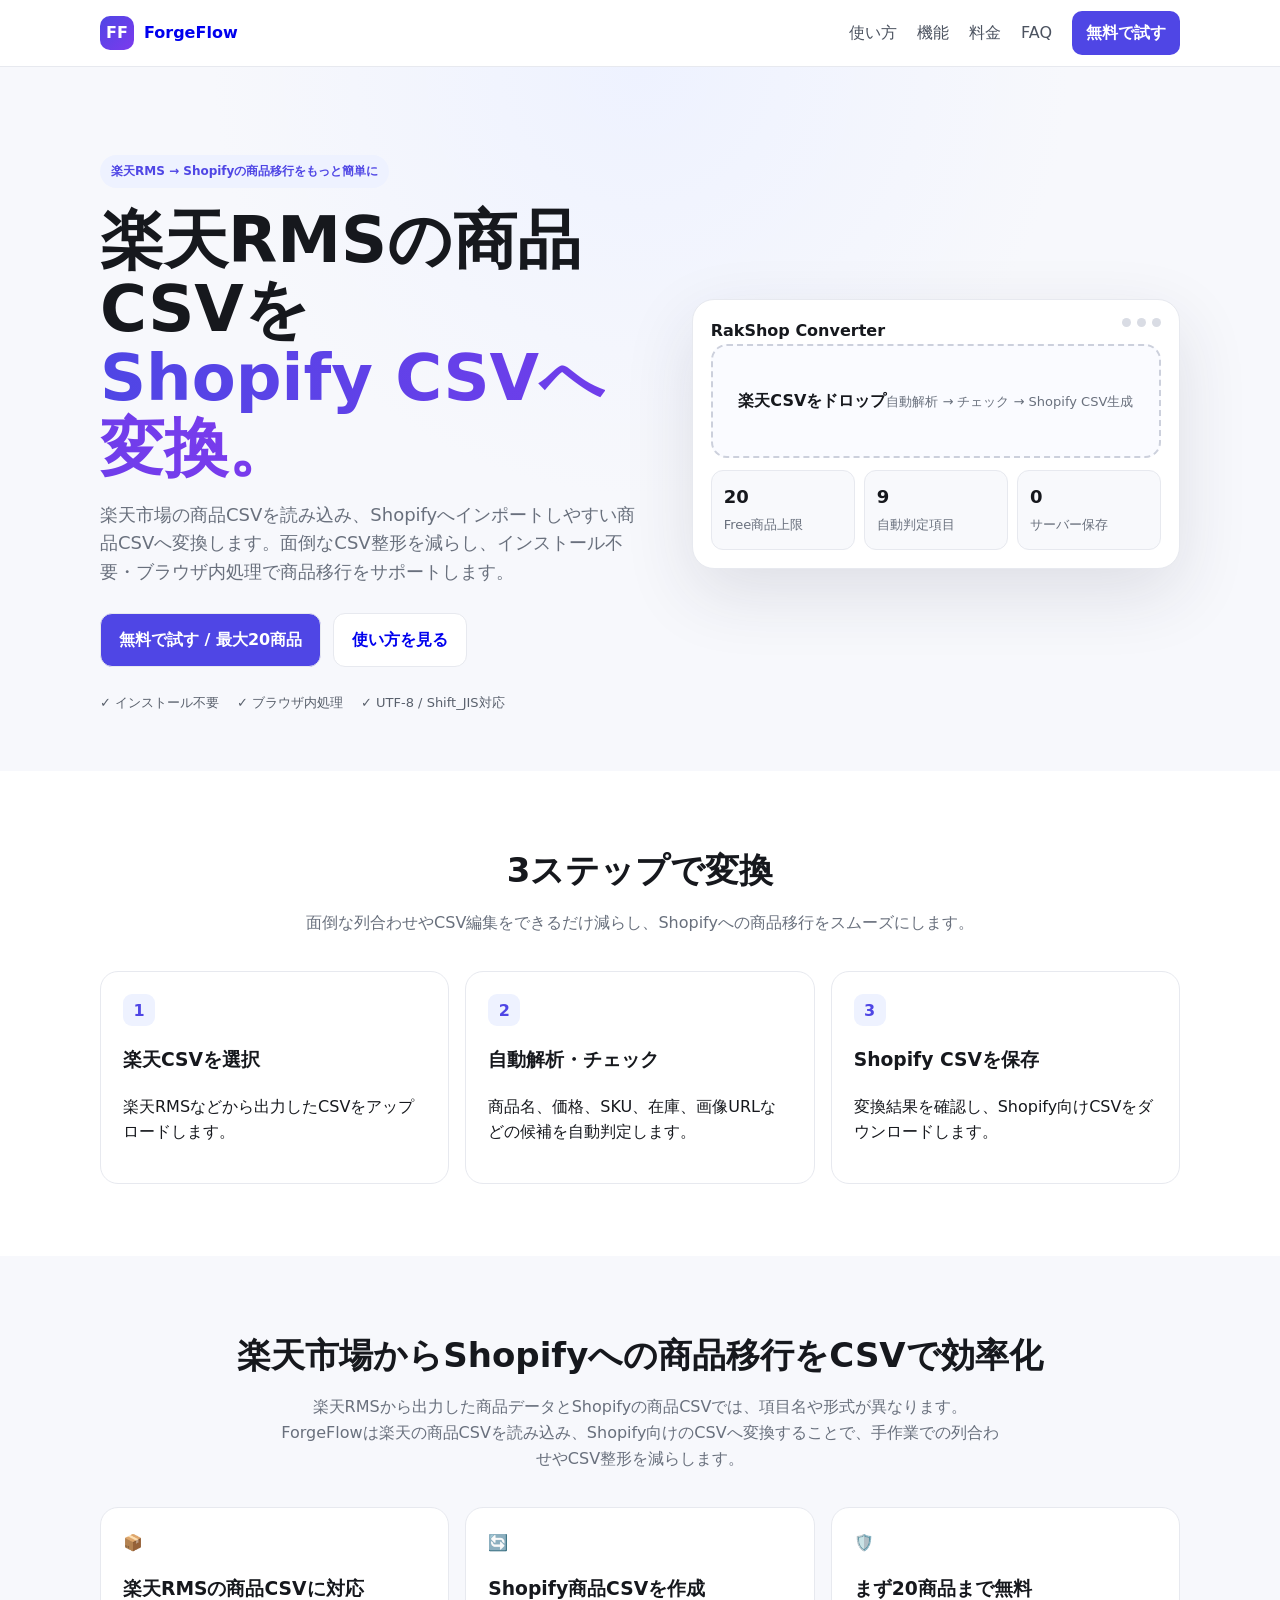
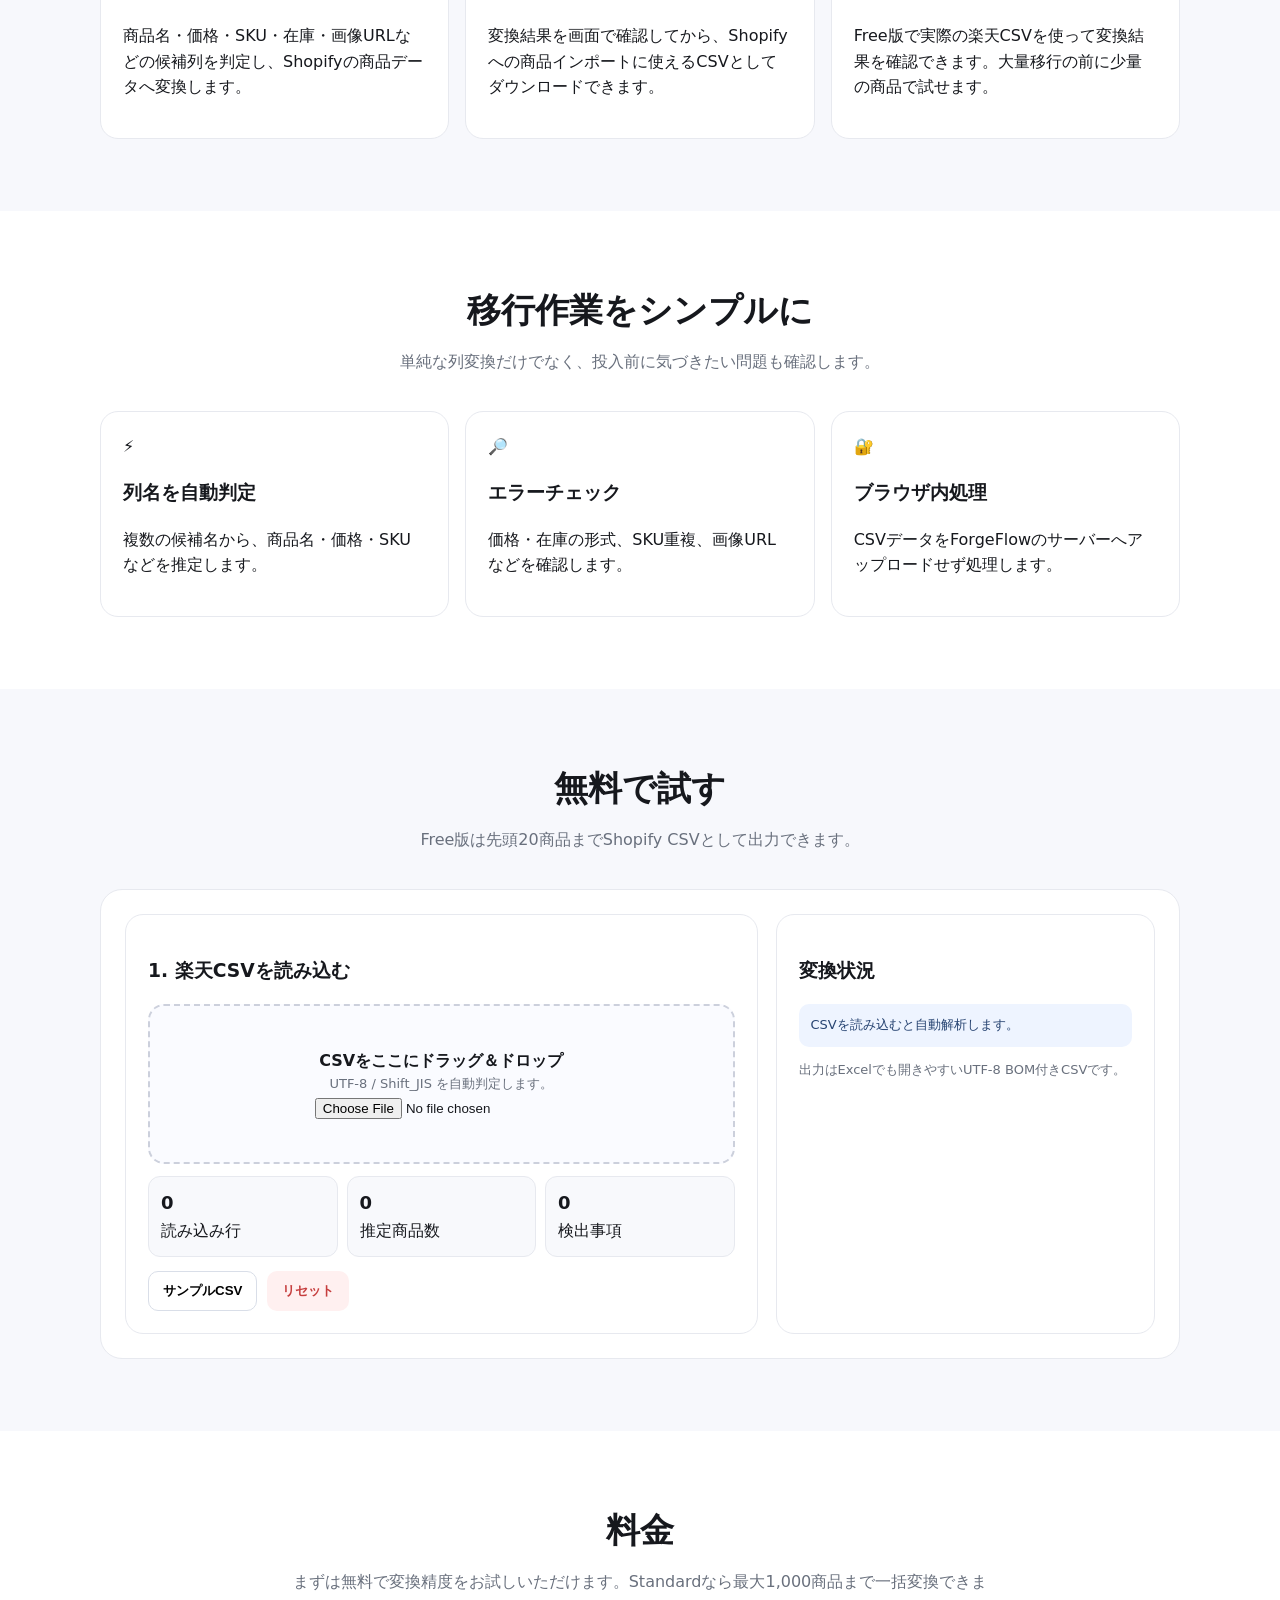
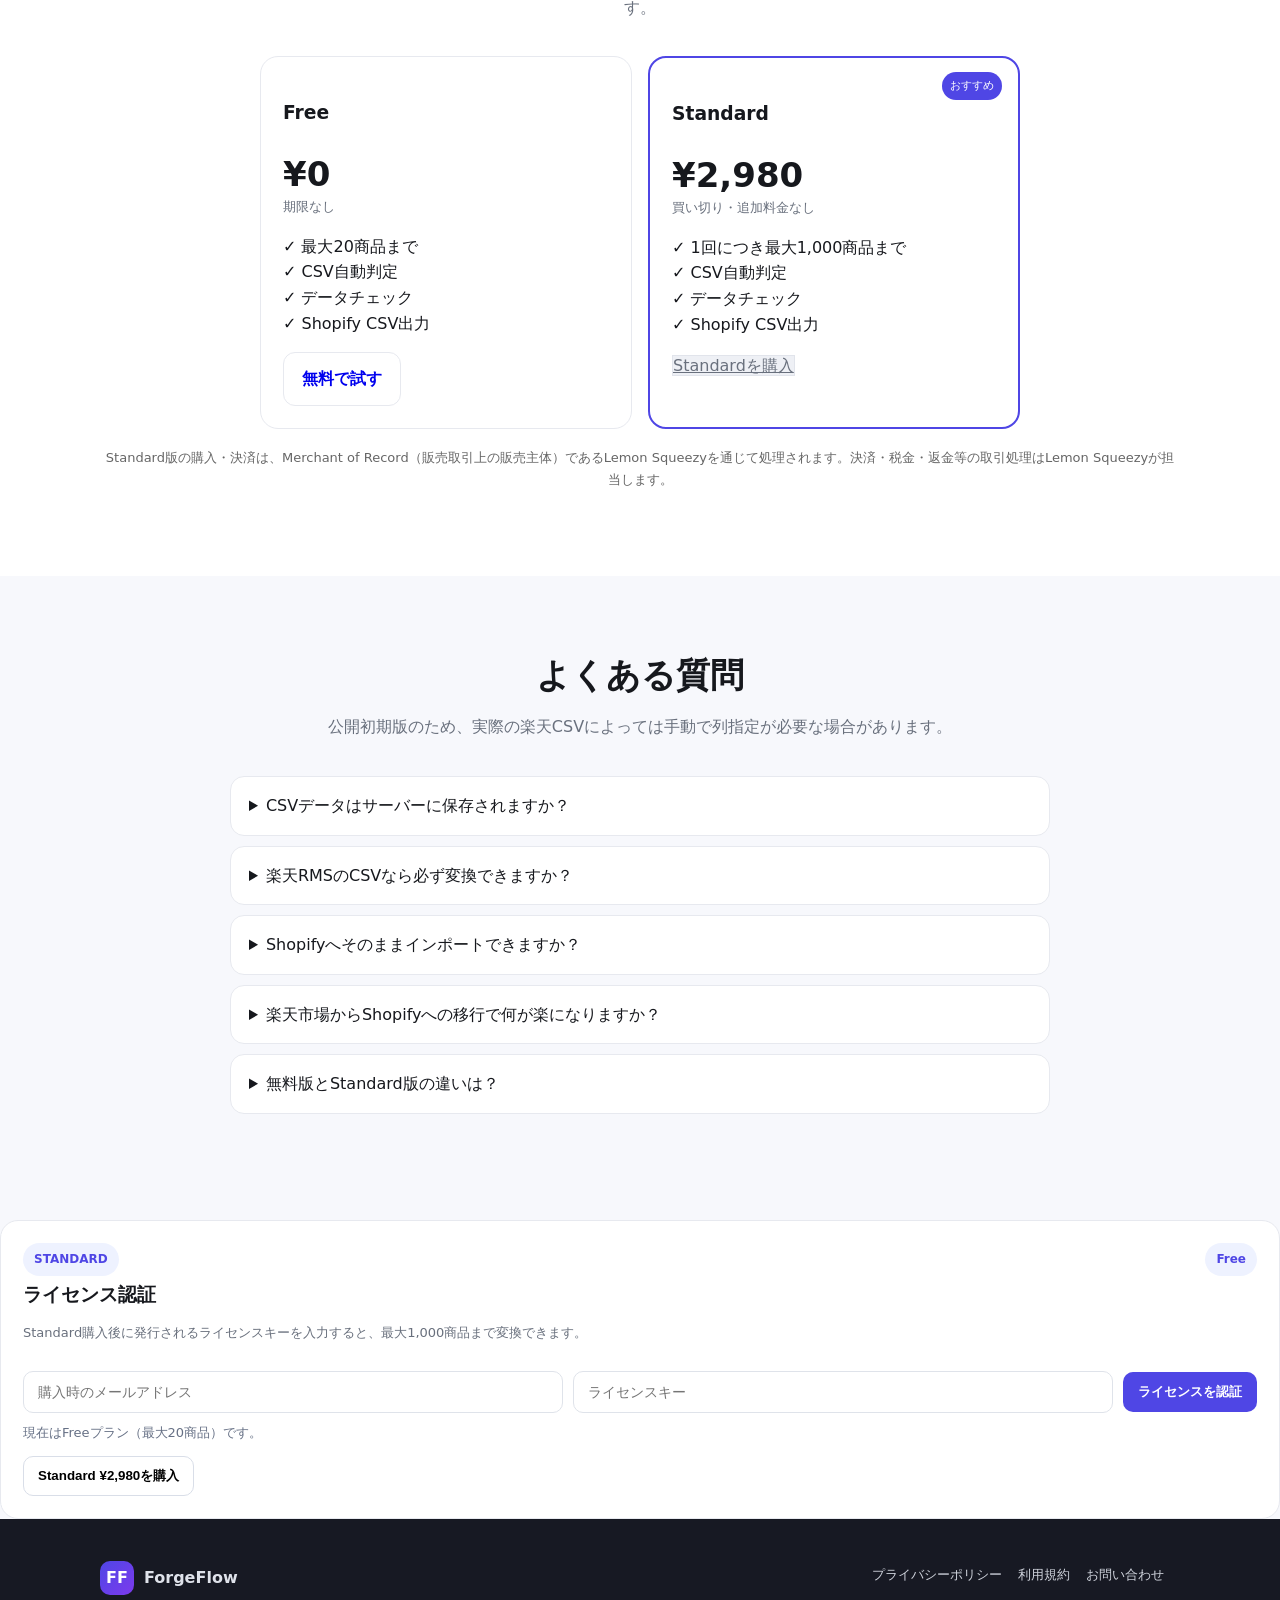
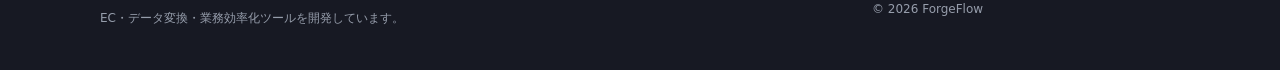
<file: index.html>
<!doctype html>
<html lang="ja">
<head>
  <!-- Google tag (gtag.js) -->
  <script async src="https://www.googletagmanager.com/gtag/js?id=G-BM155CWDQR"></script>
  <script>
    window.dataLayer = window.dataLayer || [];
    function gtag(){dataLayer.push(arguments);}
    gtag('js', new Date());
    gtag('config', 'G-BM155CWDQR');
  </script>
  <meta charset="utf-8">
  <meta name="viewport" content="width=device-width,initial-scale=1">
  <title>楽天RMSの商品CSVをShopify CSVへ変換 | ForgeFlow</title>
  <!-- ForgeFlow RakShop Converter v3.9.2 SEO -->
  <meta name="description" content="楽天RMSの商品CSVをShopify商品CSVへ変換。楽天市場からShopifyへの商品移行に必要なCSV整形をブラウザ上で簡単に。インストール不要、最大20商品まで無料で試せます。">
  <meta name="robots" content="index,follow">
  <link rel="canonical" href="https://forgeflowtools.com/">
  <meta property="og:type" content="website">
  <meta property="og:title" content="楽天RMSの商品CSVをShopify CSVへ変換 | ForgeFlow">
  <meta property="og:description" content="楽天市場の商品CSVをShopify向けCSVへ。ブラウザ内で変換でき、最大20商品まで無料で試せます。">
  <meta property="og:url" content="https://forgeflowtools.com/">
  <link rel="stylesheet" href="css/style.css">
</head>
<body>
<nav class="nav">
  <div class="container navin">
    <a class="logo" href="#"><span class="logoMark">FF</span><span>ForgeFlow</span></a>
    <div class="navlinks">
      <a href="#how">使い方</a><a href="#features">機能</a><a href="#pricing">料金</a><a href="#faq">FAQ</a>
      <a class="navCta" href="#converter">無料で試す</a>
    </div>
  </div>
</nav>

<header class="hero">
  <div class="container heroGrid">
    <div>
      <span class="eyebrow">楽天RMS → Shopifyの商品移行をもっと簡単に</span>
      <h1>楽天RMSの商品CSVを<br><span class="grad">Shopify CSVへ変換。</span></h1>
      <p>楽天市場の商品CSVを読み込み、Shopifyへインポートしやすい商品CSVへ変換します。面倒なCSV整形を減らし、インストール不要・ブラウザ内処理で商品移行をサポートします。</p>
      <div class="ctas">
        <a class="btn btnPrimary" href="#converter">無料で試す / 最大20商品</a>
        <a class="btn btnSecondary" href="#how">使い方を見る</a>
      </div>
      <div class="trust"><span>✓ インストール不要</span><span>✓ ブラウザ内処理</span><span>✓ UTF-8 / Shift_JIS対応</span></div>
    </div>
    <div class="heroCard">
      <div class="heroCardTop"><b>RakShop Converter</b><div class="dotset"><span class="dot"></span><span class="dot"></span><span class="dot"></span></div></div>
      <div class="fakeDrop"><b>楽天CSVをドロップ</b><span class="sub">自動解析 → チェック → Shopify CSV生成</span></div>
      <div class="miniStat"><div class="mini"><strong>20</strong><span class="sub">Free商品上限</span></div><div class="mini"><strong>9</strong><span class="sub">自動判定項目</span></div><div class="mini"><strong>0</strong><span class="sub">サーバー保存</span></div></div>
    </div>
  </div>
</header>

<section class="section alt" id="how">
  <div class="container">
    <div class="center"><h2>3ステップで変換</h2><p class="lead">面倒な列合わせやCSV編集をできるだけ減らし、Shopifyへの商品移行をスムーズにします。</p></div>
    <div class="steps">
      <div class="step"><span class="num">1</span><h3>楽天CSVを選択</h3><p>楽天RMSなどから出力したCSVをアップロードします。</p></div>
      <div class="step"><span class="num">2</span><h3>自動解析・チェック</h3><p>商品名、価格、SKU、在庫、画像URLなどの候補を自動判定します。</p></div>
      <div class="step"><span class="num">3</span><h3>Shopify CSVを保存</h3><p>変換結果を確認し、Shopify向けCSVをダウンロードします。</p></div>
    </div>
  </div>
</section>

<section class="section" id="migration">
  <div class="container">
    <div class="center"><h2>楽天市場からShopifyへの商品移行をCSVで効率化</h2><p class="lead">楽天RMSから出力した商品データとShopifyの商品CSVでは、項目名や形式が異なります。ForgeFlowは楽天の商品CSVを読み込み、Shopify向けのCSVへ変換することで、手作業での列合わせやCSV整形を減らします。</p></div>
    <div class="features">
      <div class="feature"><span class="icon">📦</span><h3>楽天RMSの商品CSVに対応</h3><p>商品名・価格・SKU・在庫・画像URLなどの候補列を判定し、Shopifyの商品データへ変換します。</p></div>
      <div class="feature"><span class="icon">🔄</span><h3>Shopify商品CSVを作成</h3><p>変換結果を画面で確認してから、Shopifyへの商品インポートに使えるCSVとしてダウンロードできます。</p></div>
      <div class="feature"><span class="icon">🛡️</span><h3>まず20商品まで無料</h3><p>Free版で実際の楽天CSVを使って変換結果を確認できます。大量移行の前に少量の商品で試せます。</p></div>
    </div>
  </div>
</section>

<section class="section alt" id="features">
  <div class="container">
    <div class="center"><h2>移行作業をシンプルに</h2><p class="lead">単純な列変換だけでなく、投入前に気づきたい問題も確認します。</p></div>
    <div class="features">
      <div class="feature"><span class="icon">⚡</span><h3>列名を自動判定</h3><p>複数の候補名から、商品名・価格・SKUなどを推定します。</p></div>
      <div class="feature"><span class="icon">🔎</span><h3>エラーチェック</h3><p>価格・在庫の形式、SKU重複、画像URLなどを確認します。</p></div>
      <div class="feature"><span class="icon">🔐</span><h3>ブラウザ内処理</h3><p>CSVデータをForgeFlowのサーバーへアップロードせず処理します。</p></div>
    </div>
  </div>
</section>

<section class="section" id="converter">
  <div class="container">
    <div class="center"><h2>無料で試す</h2><p class="lead">Free版は先頭20商品までShopify CSVとして出力できます。</p></div>
    <div class="toolWrap">
      <div class="toolGrid">
        <section class="card">
          <h3>1. 楽天CSVを読み込む</h3>
          <div id="drop" class="drop">
            <strong>CSVをここにドラッグ＆ドロップ</strong>
            <div class="sub">UTF-8 / Shift_JIS を自動判定します。</div>
            <input id="file" type="file" accept=".csv,text/csv">
          </div>
          <div id="fileInfo" class="notice info hidden"></div>
          <div id="progressWrap" class="progressWrap hidden">
            <div class="progressHead"><span id="progressLabel">解析中...</span><span id="progressValue">0%</span></div>
            <div class="progressTrack"><div id="progressBar" class="progressBar"></div></div>
          </div>
          <div class="stats">
            <div class="stat"><b id="rowCount">0</b><span>読み込み行</span></div>
            <div class="stat"><b id="productCount">0</b><span>推定商品数</span></div>
            <div class="stat"><b id="issueCount">0</b><span>検出事項</span></div>
          </div>
          <div class="row" style="margin-top:14px">
            <button id="sampleBtn" class="secondary">サンプルCSV</button>
            <button id="resetBtn" class="danger">リセット</button>
          </div>
        </section>

        <aside class="card">
          <h3>変換状況</h3>
          <div id="status" class="notice info">CSVを読み込むと自動解析します。</div>
          
          <p class="sub">出力はExcelでも開きやすいUTF-8 BOM付きCSVです。</p>
        </aside>
      </div>

      <section id="mappingCard" class="card hidden" style="margin-top:18px">
        <h3>2. 列の対応を確認</h3>
        <p class="sub">自動判定が違う場合だけ変更してください。</p>
        <div id="mapping" class="mapping"></div>
      </section>

      <section id="issuesCard" class="card hidden" style="margin-top:18px">
        <h3>3. データチェック</h3>
        <div id="issues"></div>
      </section>

      
      <section id="reviewCard" class="card hidden" style="margin-top:18px">
        <h3>4. Shopify CSVを確認</h3>
        <p class="sub">データチェックを通過しました。Shopify向けCSVのプレビューを作成して内容を確認できます。</p>
        <div class="row" style="margin-top:14px">
          <button id="reviewBtn" class="primary">Shopify CSVプレビューを作成</button>
        </div>
      </section>

      <section id="previewCard" class="card hidden" style="margin-top:18px">
        <div class="previewHead">
          <div>
            <h3>5. Shopify CSVプレビュー</h3>
            <p class="sub">先頭30行まで表示します。横スクロールして内容を確認してください。</p>
          </div>
          <span id="previewCount" class="previewBadge">0 行</span>
        </div>
        <div class="scroll"><table id="preview"></table></div>
        <div class="row" style="margin-top:14px">
          <button id="downloadBtn" class="primary">Shopify CSVをダウンロード</button>
        </div>
      </section>
    </div>
  </div>
</section>

<section class="section alt" id="pricing">
  <div class="container">
    <div class="center"><h2>料金</h2><p class="lead">まずは無料で変換精度をお試しいただけます。Standardなら最大1,000商品まで一括変換できます。</p></div>
    <div class="pricing">
      <div class="priceCard"><h3>Free</h3><div class="price">¥0</div><div class="priceNote">期限なし</div><ul class="checks"><li>✓ 最大20商品まで</li><li>✓ CSV自動判定</li><li>✓ データチェック</li><li>✓ Shopify CSV出力</li></ul><a class="btn btnSecondary" href="#converter">無料で試す</a></div>
      <div class="priceCard reco"><span class="ribbon">おすすめ</span><h3>Standard</h3><div class="price">¥2,980</div><div class="priceNote">買い切り・追加料金なし</div><ul class="checks"><li>✓ 1回につき最大1,000商品まで</li><li>✓ CSV自動判定</li><li>✓ データチェック</li><li>✓ Shopify CSV出力</li></ul><a id="pricingBuyStandardBtn" class="upgradeBtn" href="#licenseCard">Standardを購入</a></div>
    </div>
    <p style="margin-top:18px;text-align:center;font-size:13px;color:#666;line-height:1.7">Standard版の購入・決済は、Merchant of Record（販売取引上の販売主体）であるLemon Squeezyを通じて処理されます。決済・税金・返金等の取引処理はLemon Squeezyが担当します。</p>
  </div>
</section>

<section class="section" id="faq">
  <div class="container">
    <div class="center"><h2>よくある質問</h2><p class="lead">公開初期版のため、実際の楽天CSVによっては手動で列指定が必要な場合があります。</p></div>
    <div class="faq">
      <details><summary>CSVデータはサーバーに保存されますか？</summary><p>このバージョンでは変換処理をブラウザ内で行うため、商品CSVをForgeFlowのサーバーへ送信・保存しません。</p></details>
      <details><summary>楽天RMSのCSVなら必ず変換できますか？</summary><p>楽天側の出力形式や店舗設定により列構成が異なる場合があります。自動判定が合わない場合は、画面上で列の対応を変更できます。</p></details>
      <details><summary>Shopifyへそのままインポートできますか？</summary><p>Shopify側の仕様変更やデータ内容によって追加修正が必要になる場合があります。本番商品を大量投入する前に少量でテストしてください。</p></details>
      <details><summary>楽天市場からShopifyへの移行で何が楽になりますか？</summary><p>楽天RMSの商品CSVをShopify向けの商品CSVへ整形する作業を自動化します。商品名・価格・SKU・在庫・画像URLなどの列を判定し、手作業でのコピーや列合わせを減らせます。</p></details>
      <details><summary>無料版とStandard版の違いは？</summary><p>Free版は1回につき最大20商品、Standard版は1回につき最大1,000商品まで変換できます。Standard版は¥2,980の買い切りです。</p></details>
    </div>
  </div>
</section>


<section id="licenseCard" class="card license-card">
  <div class="license-head">
    <div>
      <span class="eyebrow">STANDARD</span>
      <h3>ライセンス認証</h3>
      <p class="sub">Standard購入後に発行されるライセンスキーを入力すると、最大1,000商品まで変換できます。</p>
    </div>
    <span id="planBadge" class="plan-badge free">Free</span>
  </div>

  <div id="licenseFreeState">
    <div class="license-row">
      <input id="licenseEmailInput" type="email" autocomplete="email" placeholder="購入時のメールアドレス">
      <input id="licenseKeyInput" type="text" autocomplete="off" placeholder="ライセンスキー">
      <button id="activateLicenseBtn" class="primary" type="button">ライセンスを認証</button>
    </div>
    <p id="licenseMessage" class="license-message">現在はFreeプラン（最大20商品）です。</p>
    <button id="buyStandardBtn" class="secondary" type="button">Standard ¥2,980を購入</button>
  </div>

  <div id="licenseStandardState" class="hidden">
    <div class="notice ok">
      Standardが有効です。1回につき最大1,000商品まで変換できます。
    </div>
    <button id="deactivateLicenseBtn" class="secondary" type="button">この端末の認証を解除</button>
  </div>
</section>

<footer>
  <div class="container footerGrid">
    <div><div class="logo"><span class="logoMark">FF</span><span>ForgeFlow</span></div><div class="small">EC・データ変換・業務効率化ツールを開発しています。</div></div>
    <div><a href="/privacy.html">プライバシーポリシー</a><a href="/terms.html">利用規約</a><a href="mailto:forgeflow.dev@gmail.com">お問い合わせ</a><div class="small">© 2026 ForgeFlow</div></div>
  </div>
</footer>

<script src="js/parser.js"></script>
<script src="js/converter.js"></script>
<script src="js/ui.js"></script>
<script src="js/config.js"></script>
<script src="js/license.js"></script>
<script src="js/app.js"></script>
</body>
</html>
</file>
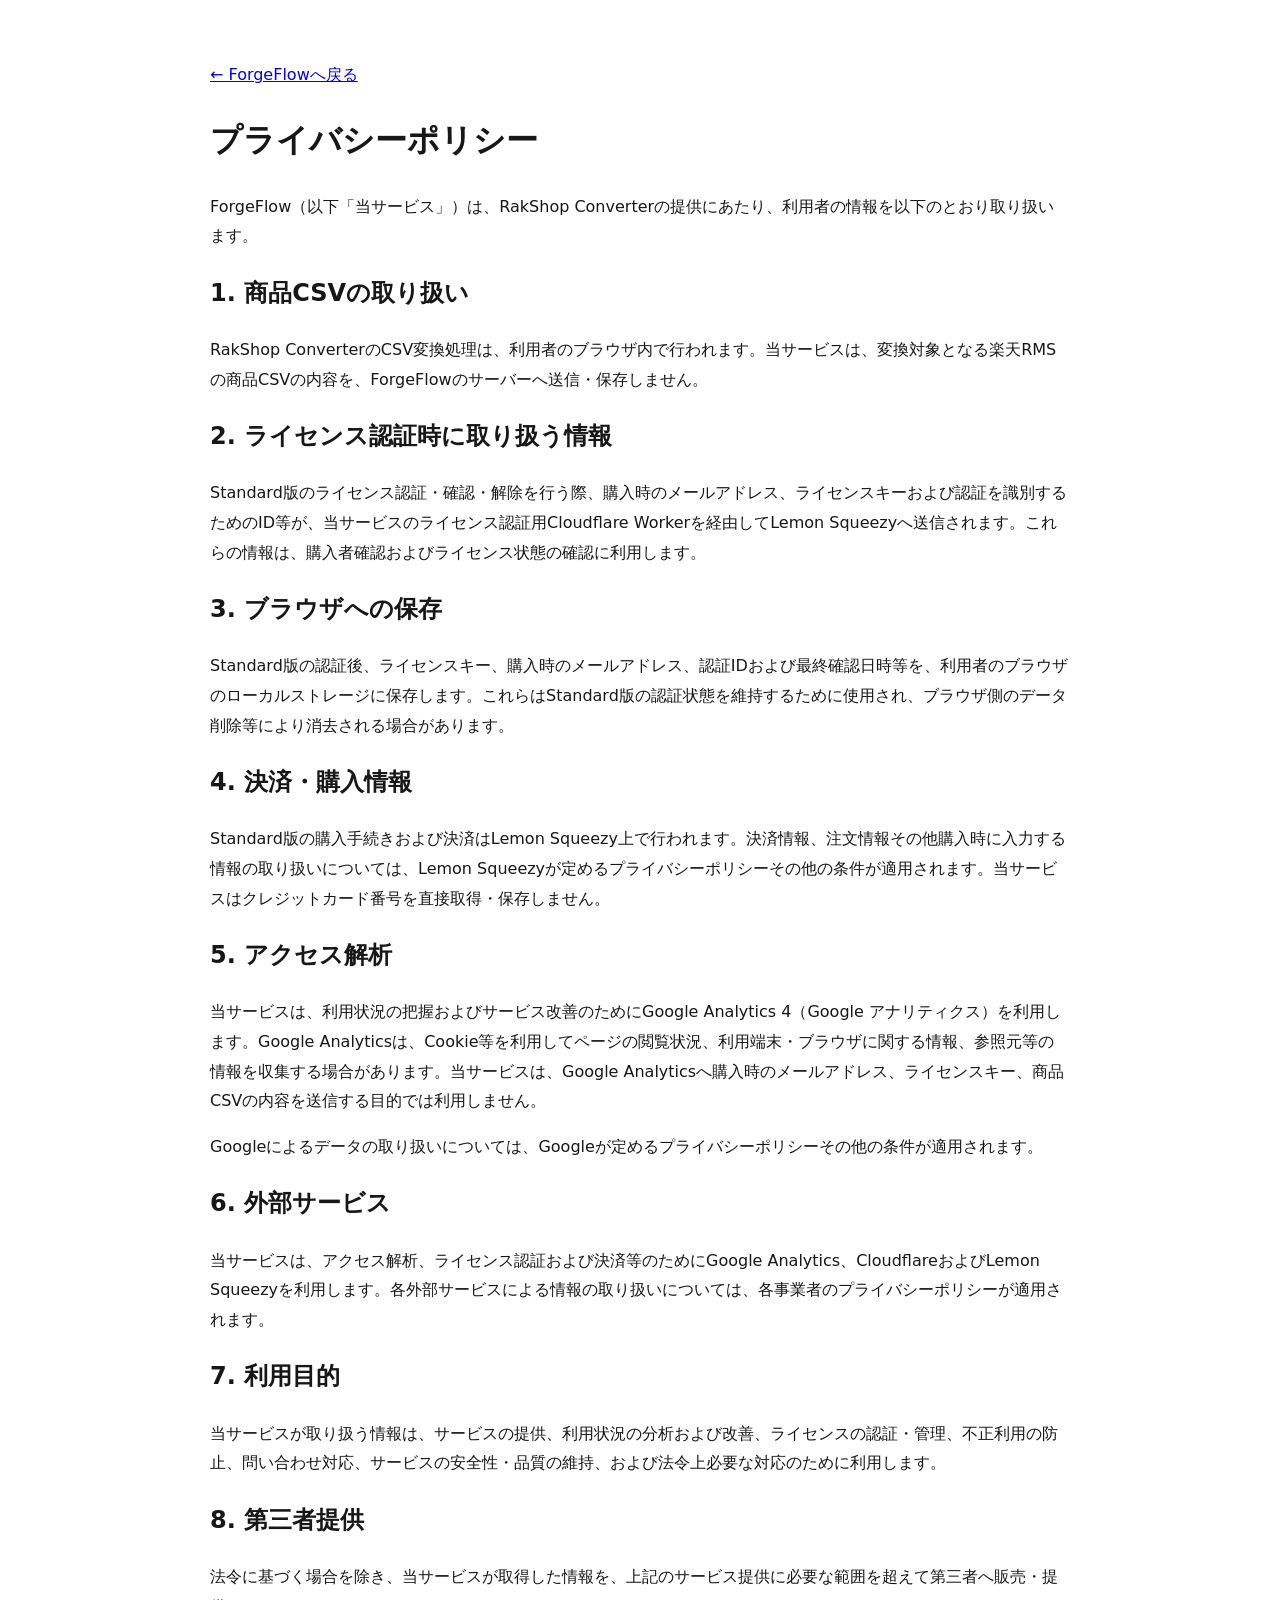
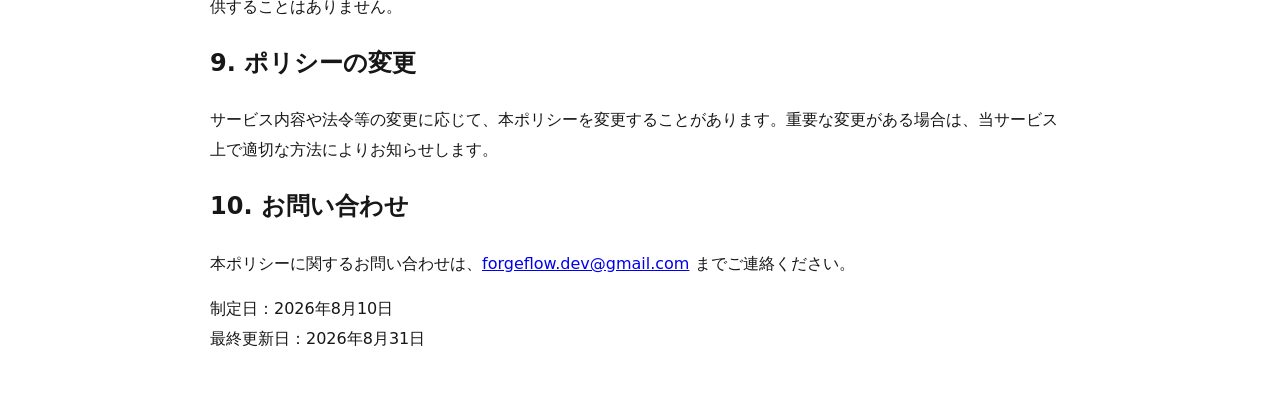
<file: privacy.html>
<!doctype html>
<html lang="ja">
<head>
  <!-- Google tag (gtag.js) -->
  <script async src="https://www.googletagmanager.com/gtag/js?id=G-BM155CWDQR"></script>
  <script>
    window.dataLayer = window.dataLayer || [];
    function gtag(){dataLayer.push(arguments);}
    gtag('js', new Date());
    gtag('config', 'G-BM155CWDQR');
  </script>
  <meta charset="utf-8">
  <meta name="viewport" content="width=device-width,initial-scale=1">
  <title>プライバシーポリシー | ForgeFlow</title>
</head>
<body style="font-family:system-ui,-apple-system,BlinkMacSystemFont,'Segoe UI',sans-serif;max-width:860px;margin:60px auto;padding:0 20px;line-height:1.85;color:#171717">
  <a href="/">← ForgeFlowへ戻る</a>
  <h1>プライバシーポリシー</h1>
  <p>ForgeFlow（以下「当サービス」）は、RakShop Converterの提供にあたり、利用者の情報を以下のとおり取り扱います。</p>

  <h2>1. 商品CSVの取り扱い</h2>
  <p>RakShop ConverterのCSV変換処理は、利用者のブラウザ内で行われます。当サービスは、変換対象となる楽天RMSの商品CSVの内容を、ForgeFlowのサーバーへ送信・保存しません。</p>

  <h2>2. ライセンス認証時に取り扱う情報</h2>
  <p>Standard版のライセンス認証・確認・解除を行う際、購入時のメールアドレス、ライセンスキーおよび認証を識別するためのID等が、当サービスのライセンス認証用Cloudflare Workerを経由してLemon Squeezyへ送信されます。これらの情報は、購入者確認およびライセンス状態の確認に利用します。</p>

  <h2>3. ブラウザへの保存</h2>
  <p>Standard版の認証後、ライセンスキー、購入時のメールアドレス、認証IDおよび最終確認日時等を、利用者のブラウザのローカルストレージに保存します。これらはStandard版の認証状態を維持するために使用され、ブラウザ側のデータ削除等により消去される場合があります。</p>

  <h2>4. 決済・購入情報</h2>
  <p>Standard版の購入手続きおよび決済はLemon Squeezy上で行われます。決済情報、注文情報その他購入時に入力する情報の取り扱いについては、Lemon Squeezyが定めるプライバシーポリシーその他の条件が適用されます。当サービスはクレジットカード番号を直接取得・保存しません。</p>

  <h2>5. アクセス解析</h2>
  <p>当サービスは、利用状況の把握およびサービス改善のためにGoogle Analytics 4（Google アナリティクス）を利用します。Google Analyticsは、Cookie等を利用してページの閲覧状況、利用端末・ブラウザに関する情報、参照元等の情報を収集する場合があります。当サービスは、Google Analyticsへ購入時のメールアドレス、ライセンスキー、商品CSVの内容を送信する目的では利用しません。</p>
  <p>Googleによるデータの取り扱いについては、Googleが定めるプライバシーポリシーその他の条件が適用されます。</p>

  <h2>6. 外部サービス</h2>
  <p>当サービスは、アクセス解析、ライセンス認証および決済等のためにGoogle Analytics、CloudflareおよびLemon Squeezyを利用します。各外部サービスによる情報の取り扱いについては、各事業者のプライバシーポリシーが適用されます。</p>

  <h2>7. 利用目的</h2>
  <p>当サービスが取り扱う情報は、サービスの提供、利用状況の分析および改善、ライセンスの認証・管理、不正利用の防止、問い合わせ対応、サービスの安全性・品質の維持、および法令上必要な対応のために利用します。</p>

  <h2>8. 第三者提供</h2>
  <p>法令に基づく場合を除き、当サービスが取得した情報を、上記のサービス提供に必要な範囲を超えて第三者へ販売・提供することはありません。</p>

  <h2>9. ポリシーの変更</h2>
  <p>サービス内容や法令等の変更に応じて、本ポリシーを変更することがあります。重要な変更がある場合は、当サービス上で適切な方法によりお知らせします。</p>

  <h2>10. お問い合わせ</h2>
  <p>本ポリシーに関するお問い合わせは、<a href="mailto:forgeflow.dev@gmail.com">forgeflow.dev@gmail.com</a> までご連絡ください。</p>

  <p>制定日：2026年8月10日<br>最終更新日：2026年8月31日</p>
</body>
</html>
</file>
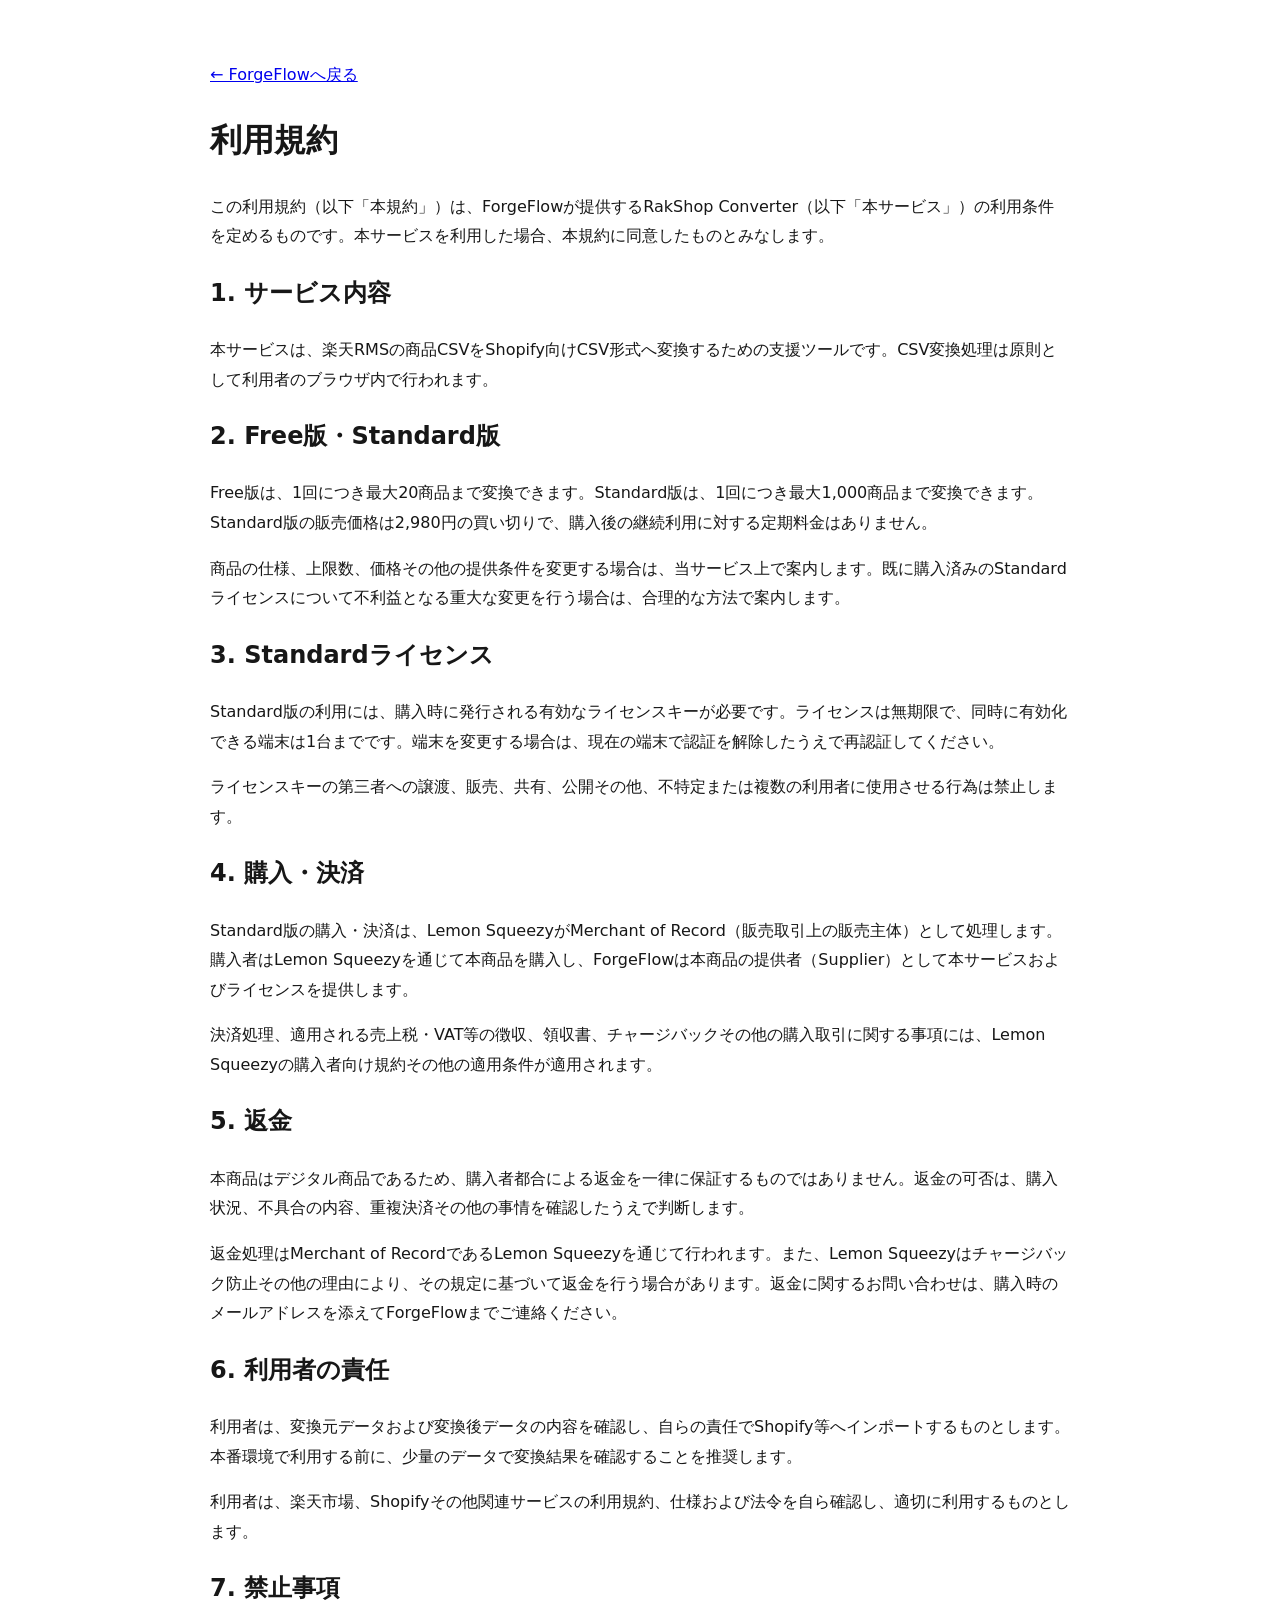
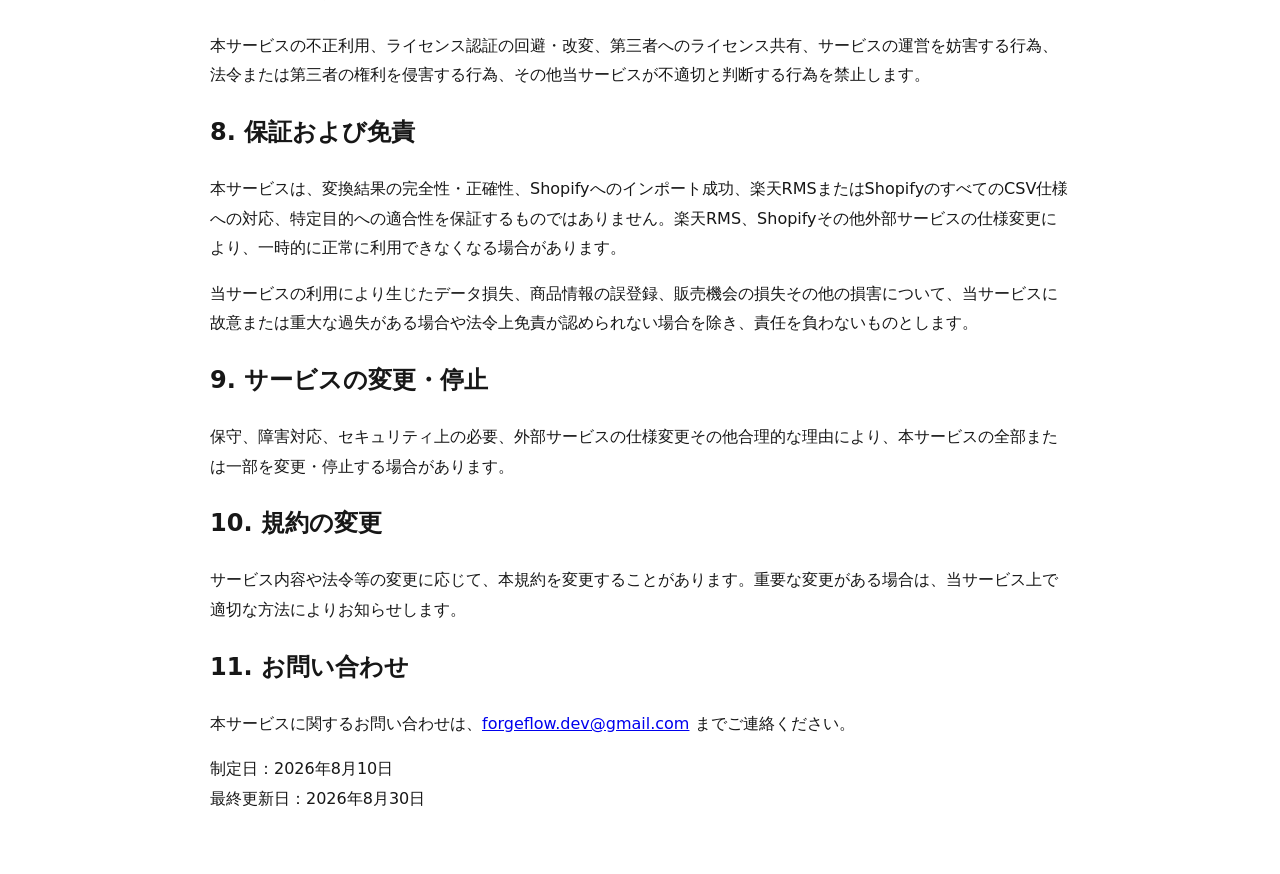
<file: terms.html>
<!doctype html>
<html lang="ja">
<head>
  <!-- Google tag (gtag.js) -->
  <script async src="https://www.googletagmanager.com/gtag/js?id=G-BM155CWDQR"></script>
  <script>
    window.dataLayer = window.dataLayer || [];
    function gtag(){dataLayer.push(arguments);}
    gtag('js', new Date());
    gtag('config', 'G-BM155CWDQR');
  </script>
  <meta charset="utf-8">
  <meta name="viewport" content="width=device-width,initial-scale=1">
  <title>利用規約 | ForgeFlow</title>
</head>
<body style="font-family:system-ui,-apple-system,BlinkMacSystemFont,'Segoe UI',sans-serif;max-width:860px;margin:60px auto;padding:0 20px;line-height:1.85;color:#171717">
  <a href="/">← ForgeFlowへ戻る</a>
  <h1>利用規約</h1>
  <p>この利用規約（以下「本規約」）は、ForgeFlowが提供するRakShop Converter（以下「本サービス」）の利用条件を定めるものです。本サービスを利用した場合、本規約に同意したものとみなします。</p>

  <h2>1. サービス内容</h2>
  <p>本サービスは、楽天RMSの商品CSVをShopify向けCSV形式へ変換するための支援ツールです。CSV変換処理は原則として利用者のブラウザ内で行われます。</p>

  <h2>2. Free版・Standard版</h2>
  <p>Free版は、1回につき最大20商品まで変換できます。Standard版は、1回につき最大1,000商品まで変換できます。Standard版の販売価格は2,980円の買い切りで、購入後の継続利用に対する定期料金はありません。</p>
  <p>商品の仕様、上限数、価格その他の提供条件を変更する場合は、当サービス上で案内します。既に購入済みのStandardライセンスについて不利益となる重大な変更を行う場合は、合理的な方法で案内します。</p>

  <h2>3. Standardライセンス</h2>
  <p>Standard版の利用には、購入時に発行される有効なライセンスキーが必要です。ライセンスは無期限で、同時に有効化できる端末は1台までです。端末を変更する場合は、現在の端末で認証を解除したうえで再認証してください。</p>
  <p>ライセンスキーの第三者への譲渡、販売、共有、公開その他、不特定または複数の利用者に使用させる行為は禁止します。</p>

  <h2>4. 購入・決済</h2>
  <p>Standard版の購入・決済は、Lemon SqueezyがMerchant of Record（販売取引上の販売主体）として処理します。購入者はLemon Squeezyを通じて本商品を購入し、ForgeFlowは本商品の提供者（Supplier）として本サービスおよびライセンスを提供します。</p>
  <p>決済処理、適用される売上税・VAT等の徴収、領収書、チャージバックその他の購入取引に関する事項には、Lemon Squeezyの購入者向け規約その他の適用条件が適用されます。</p>

  <h2>5. 返金</h2>
  <p>本商品はデジタル商品であるため、購入者都合による返金を一律に保証するものではありません。返金の可否は、購入状況、不具合の内容、重複決済その他の事情を確認したうえで判断します。</p>
  <p>返金処理はMerchant of RecordであるLemon Squeezyを通じて行われます。また、Lemon Squeezyはチャージバック防止その他の理由により、その規定に基づいて返金を行う場合があります。返金に関するお問い合わせは、購入時のメールアドレスを添えてForgeFlowまでご連絡ください。</p>

  <h2>6. 利用者の責任</h2>
  <p>利用者は、変換元データおよび変換後データの内容を確認し、自らの責任でShopify等へインポートするものとします。本番環境で利用する前に、少量のデータで変換結果を確認することを推奨します。</p>
  <p>利用者は、楽天市場、Shopifyその他関連サービスの利用規約、仕様および法令を自ら確認し、適切に利用するものとします。</p>

  <h2>7. 禁止事項</h2>
  <p>本サービスの不正利用、ライセンス認証の回避・改変、第三者へのライセンス共有、サービスの運営を妨害する行為、法令または第三者の権利を侵害する行為、その他当サービスが不適切と判断する行為を禁止します。</p>

  <h2>8. 保証および免責</h2>
  <p>本サービスは、変換結果の完全性・正確性、Shopifyへのインポート成功、楽天RMSまたはShopifyのすべてのCSV仕様への対応、特定目的への適合性を保証するものではありません。楽天RMS、Shopifyその他外部サービスの仕様変更により、一時的に正常に利用できなくなる場合があります。</p>
  <p>当サービスの利用により生じたデータ損失、商品情報の誤登録、販売機会の損失その他の損害について、当サービスに故意または重大な過失がある場合や法令上免責が認められない場合を除き、責任を負わないものとします。</p>

  <h2>9. サービスの変更・停止</h2>
  <p>保守、障害対応、セキュリティ上の必要、外部サービスの仕様変更その他合理的な理由により、本サービスの全部または一部を変更・停止する場合があります。</p>

  <h2>10. 規約の変更</h2>
  <p>サービス内容や法令等の変更に応じて、本規約を変更することがあります。重要な変更がある場合は、当サービス上で適切な方法によりお知らせします。</p>

  <h2>11. お問い合わせ</h2>
  <p>本サービスに関するお問い合わせは、<a href="mailto:forgeflow.dev@gmail.com">forgeflow.dev@gmail.com</a> までご連絡ください。</p>

  <p>制定日：2026年8月10日<br>最終更新日：2026年8月30日</p>
</body>
</html>
</file>
<file: css/style.css>
body{margin:0;font-family:Inter,"Noto Sans JP",system-ui,sans-serif;background:#f7f8fc;color:#16181d;line-height:1.6}*{box-sizing:border-box}html{scroll-behavior:smooth}.container{max-width:1120px;margin:0 auto;padding:0 20px}.nav{position:sticky;top:0;background:#fff;border-bottom:1px solid #e7e9ef;z-index:20}.navin{height:66px;display:flex;align-items:center;justify-content:space-between}.logo{display:flex;align-items:center;gap:10px;font-weight:800;text-decoration:none}.logoMark{width:34px;height:34px;border-radius:10px;background:linear-gradient(135deg,#4f46e5,#7c3aed);display:grid;place-items:center;color:#fff}.navlinks{display:flex;gap:20px;align-items:center}.navlinks a{text-decoration:none;color:#4c5360}.navCta,.primary,.btnPrimary{background:#4f46e5;color:#fff!important}.navCta{padding:9px 14px;border-radius:10px;font-weight:700}.hero{padding:88px 0 58px;background:radial-gradient(circle at 50% 0,#eef2ff 0,rgba(238,242,255,0) 45%)}.heroGrid{display:grid;grid-template-columns:1.05fr .95fr;gap:52px;align-items:center}.eyebrow{display:inline-block;background:#eef2ff;color:#4f46e5;border-radius:999px;padding:7px 11px;font-size:12px;font-weight:800}h1{font-size:clamp(38px,5vw,64px);line-height:1.08;margin:18px 0}.grad{background:linear-gradient(90deg,#4f46e5,#7c3aed);-webkit-background-clip:text;color:transparent}.hero p{font-size:18px;color:#69707d}.ctas{display:flex;gap:12px;flex-wrap:wrap;margin-top:26px}.btn{display:inline-flex;padding:13px 18px;border-radius:12px;text-decoration:none;font-weight:800;border:1px solid #e7e9ef}.btnSecondary{background:#fff}.trust{display:flex;gap:18px;flex-wrap:wrap;margin-top:26px;color:#59606c;font-size:13px}.heroCard{background:#fff;border:1px solid #e7e9ef;border-radius:22px;padding:18px;box-shadow:0 24px 70px rgba(39,42,63,.12)}.heroCardTop{display:flex;justify-content:space-between}.dotset{display:flex;gap:6px}.dot{width:9px;height:9px;border-radius:999px;background:#d9dce4}.fakeDrop,.drop{border:2px dashed #ccd0dc;border-radius:16px;padding:42px 18px;text-align:center;background:#fafbff}.miniStat,.stats{display:grid;grid-template-columns:repeat(3,1fr);gap:9px;margin-top:12px}.mini,.stat{padding:12px;background:#f8f9fc;border:1px solid #e7e9ef;border-radius:12px}.mini strong,.stat b{display:block;font-size:18px}.section{padding:72px 0}.section.alt{background:#fff}.center{text-align:center}.section h2{font-size:34px;margin:0 0 12px}.lead{color:#69707d;max-width:720px;margin:0 auto 36px}.steps,.features,.pricing{display:grid;gap:16px}.steps,.features{grid-template-columns:repeat(3,1fr)}.step,.feature,.priceCard,.card{background:#fff;border:1px solid #e7e9ef;border-radius:18px;padding:22px}.num{width:32px;height:32px;border-radius:9px;background:#eef2ff;color:#4f46e5;display:grid;place-items:center;font-weight:900}.toolWrap{background:#fff;border:1px solid #e7e9ef;border-radius:22px;padding:24px}.toolGrid{display:grid;grid-template-columns:1.25fr .75fr;gap:18px}.sub{color:#69707d;font-size:13px}.drop.drag{border-color:#4f46e5;background:#f3f2ff}.row{display:flex;gap:10px;align-items:center;flex-wrap:wrap}button{border:0;border-radius:10px;padding:11px 15px;font-weight:800;cursor:pointer}.secondary{background:#eef0f5}.danger{background:#fff0f0;color:#c63e3e}button:disabled{opacity:.45}.notice{font-size:13px;padding:11px 12px;border-radius:10px;margin-top:12px}.info{background:#eef4ff;color:#274472}.ok{background:#eaf8f2;color:#176a4b}.warn{background:#fff8e8;color:#805d16}.bad{background:#fff0f0;color:#8e2f2f}.mapping{display:grid;grid-template-columns:1fr 1fr;gap:10px 14px}label{font-size:12px;color:#69707d;display:block}select{width:100%;margin-top:5px;padding:9px;border:1px solid #d5d8e0;border-radius:9px}.scroll{overflow:auto;max-height:420px;border:1px solid #e7e9ef;border-radius:12px}table{width:100%;border-collapse:collapse;font-size:12px;min-width:900px}th,td{border-bottom:1px solid #e7e9ef;padding:9px;text-align:left}.hidden{display:none!important}.progressWrap{margin-top:12px}.progressHead{display:flex;justify-content:space-between;font-size:12px;color:#69707d}.progressTrack{height:8px;background:#eceef4;border-radius:999px;overflow:hidden}.progressBar{height:100%;width:0;background:linear-gradient(90deg,#4f46e5,#7c3aed)}.pricing{grid-template-columns:repeat(2,1fr);max-width:760px;margin:0 auto}.reco{border:2px solid #4f46e5;position:relative}.ribbon{position:absolute;right:16px;top:14px;font-size:11px;background:#4f46e5;color:#fff;border-radius:999px;padding:5px 8px}.price{font-size:34px;font-weight:900}.checks{list-style:none;padding:0}.faq{max-width:820px;margin:auto}details{background:#fff;border:1px solid #e7e9ef;border-radius:14px;padding:16px 18px;margin:10px 0}footer{background:#171923;color:#dfe2ea;padding:42px 0}.footerGrid{display:flex;justify-content:space-between;gap:28px;flex-wrap:wrap}footer a{color:#cfd3dc;text-decoration:none;margin-right:16px;font-size:13px}.small{font-size:12px;color:#969dab;margin-top:14px}@media(max-width:900px){.heroGrid,.toolGrid{grid-template-columns:1fr}.steps,.features,.pricing{grid-template-columns:1fr}.navlinks a:not(.navCta){display:none}}
.issueSummary{display:flex;gap:8px;flex-wrap:wrap;margin-bottom:12px}
.pill{font-size:12px;font-weight:800;border-radius:999px;padding:5px 9px}
.pillError{background:#fff0f0;color:#a52f2f}
.pillWarning{background:#fff8e8;color:#805d16}
.pillFixed{background:#eaf8f2;color:#176a4b}
.pillInfo{background:#eef4ff;color:#274472}
.issue{padding:10px 12px;border-radius:10px;margin:8px 0;border:1px solid transparent}
.issueError{background:#fff0f0;color:#8e2f2f;border-color:#ffd8d8}
.issueWarning{background:#fff8e8;color:#805d16;border-color:#f5e4b8}
.issueFixed{background:#eaf8f2;color:#176a4b;border-color:#cfeee1}
.issueInfo{background:#eef4ff;color:#274472;border-color:#d9e7ff}

.previewHead{display:flex;justify-content:space-between;gap:16px;align-items:flex-start;margin-bottom:12px}
.previewHead h3{margin:0}
.previewBadge{display:inline-flex;align-items:center;justify-content:center;background:#eef2ff;color:#4f46e5;border:1px solid #dfe3ff;border-radius:999px;padding:6px 10px;font-size:12px;font-weight:800;white-space:nowrap}
#reviewCard{border:2px solid #dfe3ff;background:linear-gradient(180deg,#fff,#fafaff)}
#reviewCard .primary{font-size:14px;padding:12px 16px}

.priceNote{font-size:13px;color:#69707d;margin-top:-4px}.upgradeBtn{width:100%;margin-top:8px;background:#eef0f5;color:#69707d;border:1px solid #e1e4eb;cursor:not-allowed}

.license-card{margin-top:24px}
.license-head{display:flex;justify-content:space-between;align-items:flex-start;gap:16px}
.license-head h3{margin:4px 0 6px}
.license-row{display:flex;gap:10px;align-items:center;margin-top:14px;flex-wrap:wrap}
.license-row input{flex:1;min-width:260px;padding:12px 14px;border:1px solid #dfe3ea;border-radius:10px;font-size:14px}
.license-message{margin:10px 0 12px;color:#667085;font-size:13px}
.plan-badge{display:inline-flex;align-items:center;justify-content:center;border-radius:999px;padding:7px 11px;font-size:12px;font-weight:800}
.plan-badge.free{background:#eef2ff;color:#4f46e5}
.plan-badge.standard{background:#eaf8f2;color:#176a4b}
.secondary{border:1px solid #d9dee8;background:#fff;border-radius:10px;padding:10px 14px;font-weight:700;cursor:pointer}
.secondary:disabled{opacity:.55;cursor:not-allowed}
</file>
